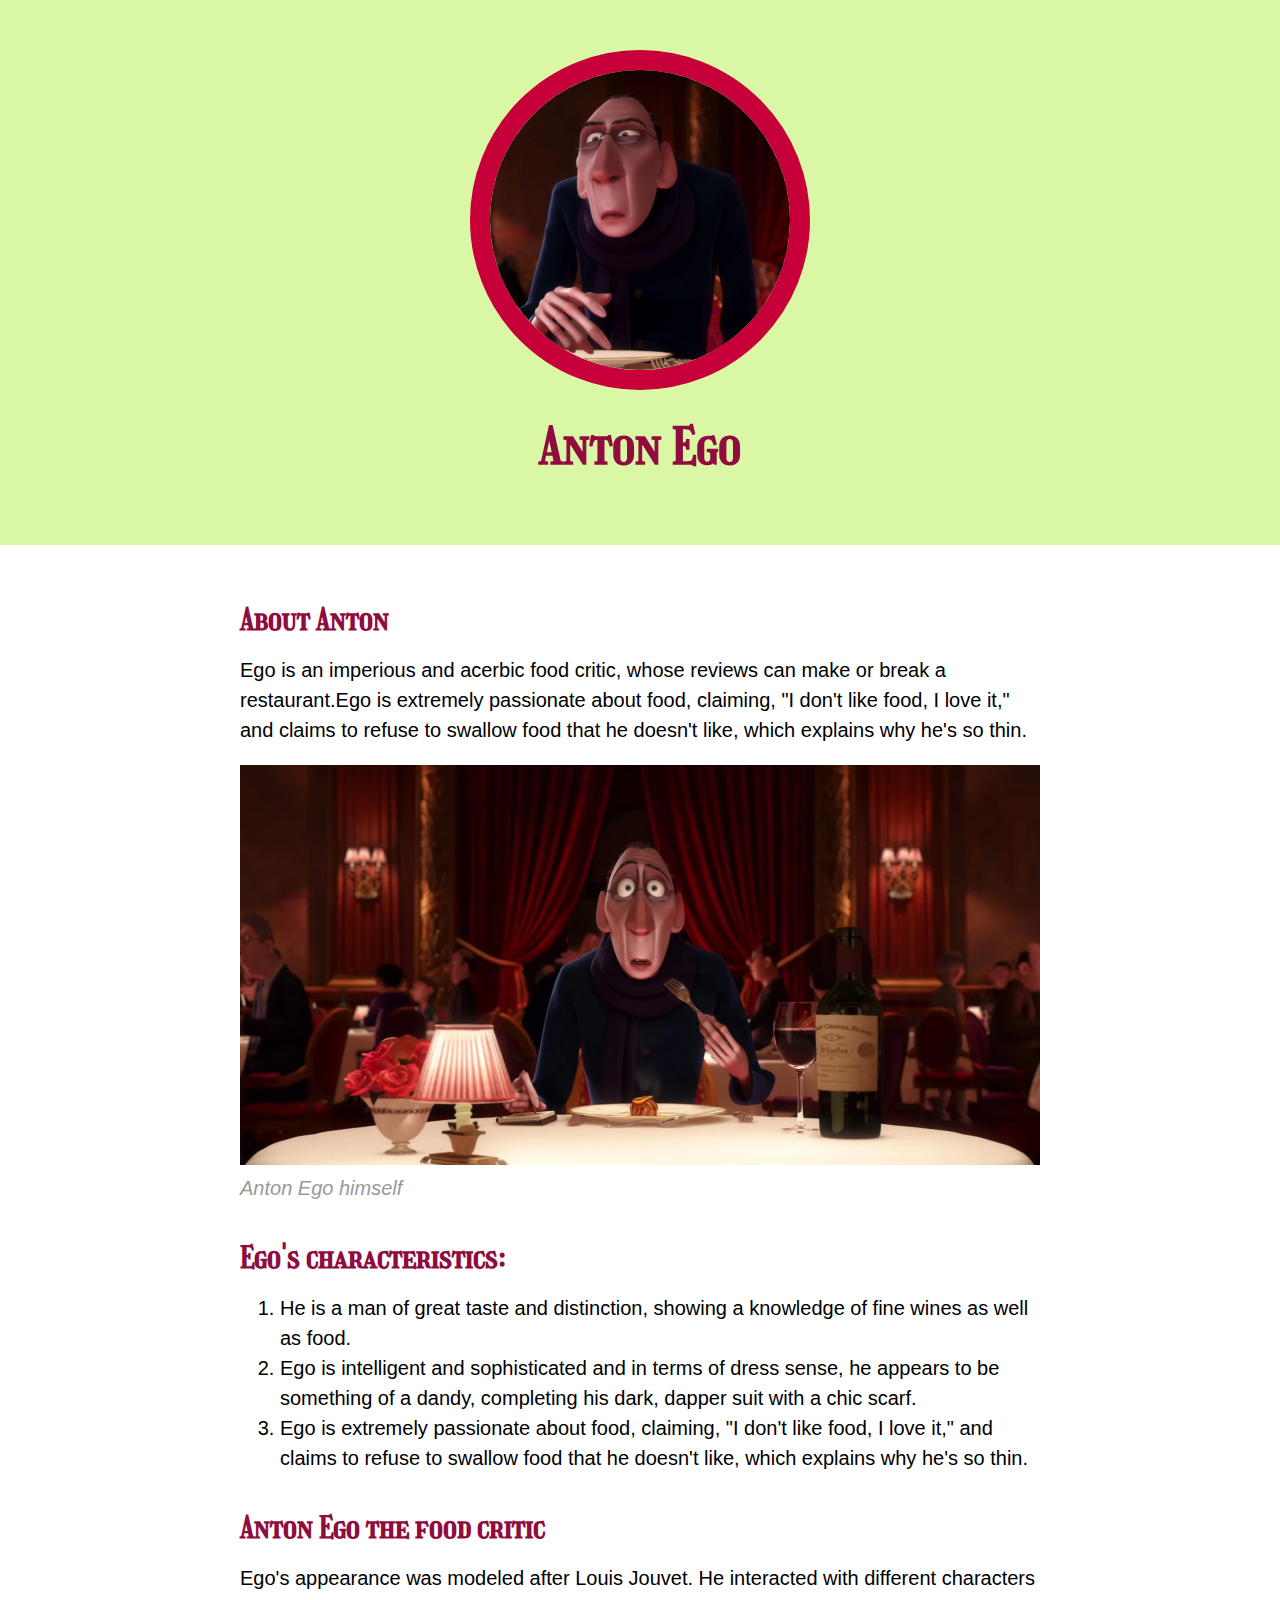
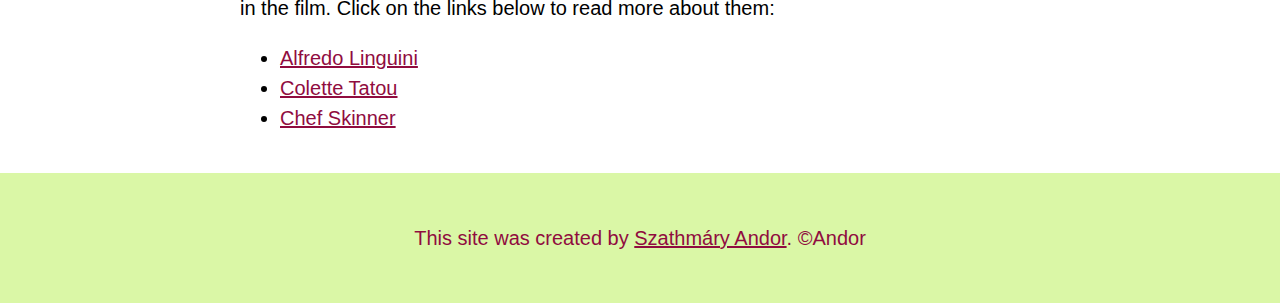
<file: index.html>
<!DOCTYPE html>
<html>
<head>
	<title>Anton Ego</title>
	<link rel="icon" href="img/antonego.jpeg">
	<link href="https://fonts.googleapis.com/css2?family=Girassol&display=swap" rel="stylesheet">
	<link rel="stylesheet" type="text/css" href="css/anton.css">
</head>
<body>
	<!-- header element -->
	<header>
		<img src="img/antonego.jpeg" width="450" height="450" alt="Anton Ego">
		<h1>Anton Ego</h1>
	</header>

	<!-- main element -->
	<main>
		<h2>About Anton</h2>
		<p>Ego is an imperious and acerbic food critic, whose reviews can make or break a restaurant.Ego is extremely passionate about food, claiming, "I don't like food, I love it," and claims to refuse to swallow food that he doesn't like, which explains why he's so thin.</p>
		<img src="img/anton2.jpeg">
		<p class="caption">Anton Ego himself</p>

		<!--Characteristics  -->
		<h2>Ego's characteristics:</h2>
		<ol>
			<li>He is a man of great taste and distinction, showing a knowledge of fine wines as well as food.</li>
			<li>Ego is intelligent and sophisticated and in terms of dress sense, he appears to be something of a dandy, completing his dark, dapper suit with a chic scarf.</li>
			<li>Ego is extremely passionate about food, claiming, "I don't like food, I love it," and claims to refuse to swallow food that he doesn't like, which explains why he's so thin.</li>
		</ol>
		<h2>Anton Ego the food critic</h2>

		<!-- Other characters -->
		<p>Ego's appearance was modeled after Louis Jouvet. He interacted with different characters in the film. Click on the links below to read more about them:</p>
		<ul>
			<li><a href="https://pixar.fandom.com/wiki/Alfredo_Linguini" target="_blank">Alfredo Linguini</a></li>
			<li><a href="https://pixar.fandom.com/wiki/Colette_Tatou" target="_blank">Colette Tatou</a></li>
			<li><a href="https://pixar.fandom.com/wiki/Skinner" target="_blank">Chef Skinner</a></li>
			
		</ul>
	</main>

	<!-- Footer Element -->
	<footer>
		<p>This site was created by <a href="https://instagram.com/andor.szathmary" target="_blank">Szathmáry Andor<a>. 
		&copy;Andor </p>
	</footer>

</body>
</html>
</file>
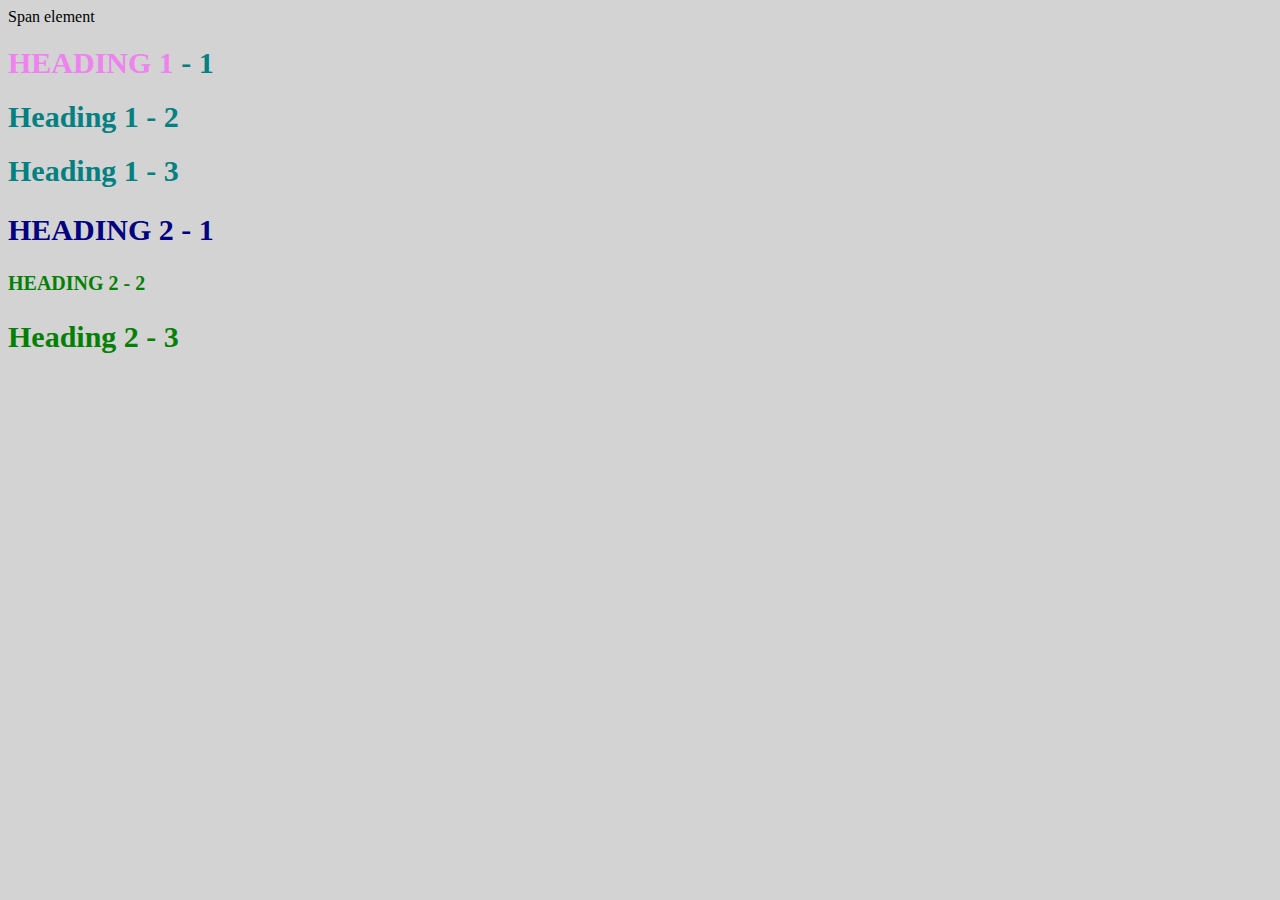
<file: style-test.html>
<!DOCTYPE html>
<html>
<head>
	<title>Style test</title>
	<link rel="stylesheet" type="text/css" href="css/test.css">
</head>
<body>
	<span>Span element</span>
	<h1 class="uppercase"><span>Heading 1</span> - 1</h1>  
	<h1 class="big">Heading 1 - 2</h1>
	<h1>Heading 1 - 3</h1>
	<h2 class="big uppercase">Heading 2 - 1</h2>
	<h2  class="uppercase">Heading 2 - 2</h2>
	<h2 class="big">Heading 2 - 3</h2>



</body>
</html>
</file>
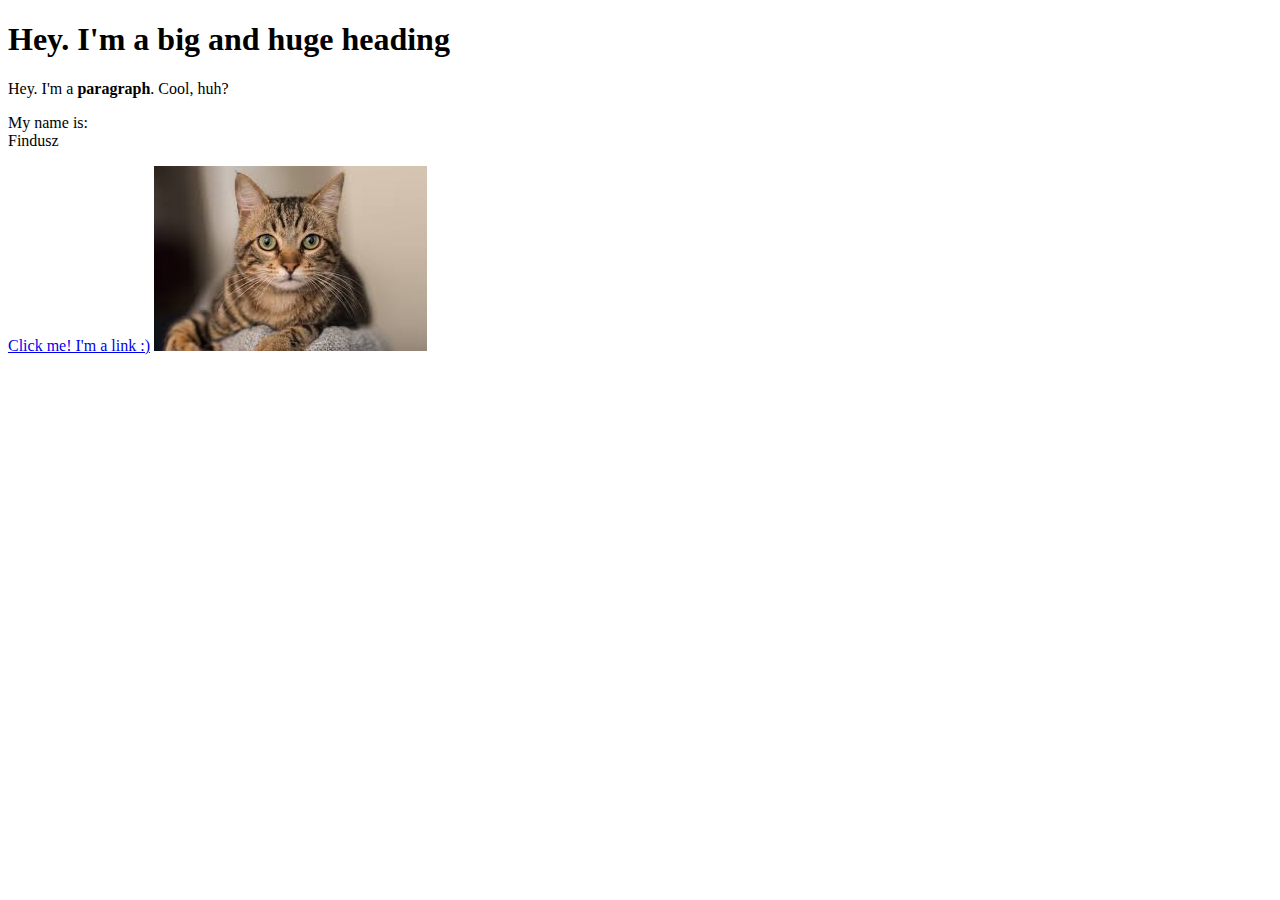
<file: test.html>
<!DOCTYPE html>
<html>
<head>
	<title>Test page</title>
</head>
<body>
	<h1>Hey. I'm a big and huge heading</h1>
	<p>Hey. I'm a <b>paragraph</b>. Cool, huh?</p>
	<p>My name is:<br>
	Findusz</p>
	<a href="https://google.com" target="_blank" title="Let's go to Google!">Click me! I'm a link :)</a>
	<img src="cat.jpeg">

</body>
</html>
</file>
<file: css/anton.css>
body{
	margin: 0;
	font-family: Helvetica, Arial, sans-serif;
	font-size: 20px;
	line-height: 30px;
}
header{
	background-color: #DAF7A6;
	text-align: center;
	padding-top: 50px;
	padding-bottom:50px;
}
h1,h2{
	font-family: 'Girassol', cursive;
}

/*header styles*/

header h1{
	color:#900C3F;
	font-size: 50px;

}

header img{
	border-radius: 170px;
    width: 300px;
    height: 300px;
    border: 20px solid #C70039;
}

main{
	max-width: 800px;
	margin: 0 auto;
	padding: 20px;
}

main img{
	width: 100%;
}
h2{
	font-size: 30px;
	color:#900C3F;
	margin: 40px 0 10px;
}
a{
	color:#900C3F;
}
a:hover{
	color: white;
	background-color:#C70039;
}
footer{
	background-color: #DAF7A6;
	text-align: center;
	color:#900C3F;
	padding: 50px;
}
footer p{
	margin: 0;
}
footer a{
	color:#900C3F;
}
footer a:hover{
	opacity: .5;
	background-color:#900C3F;
}
p.caption{
	color: #999999;
	font-style: italic;
	margin-top: 0;
}
</file>
<file: css/test.css>
body{
	background-color: lightgrey;
}
h1{
	font-size: 30px;
	color:teal;
}
h2{
	color:red;
	font-size: 20px;
}
h2{
	color: green;
}
.big{
	font-size: 30px
}
.uppercase{
	text-transform: uppercase;
}
.big.uppercase{
	color: navy;

}
h1 span{
	color: violet;
}
</file>
